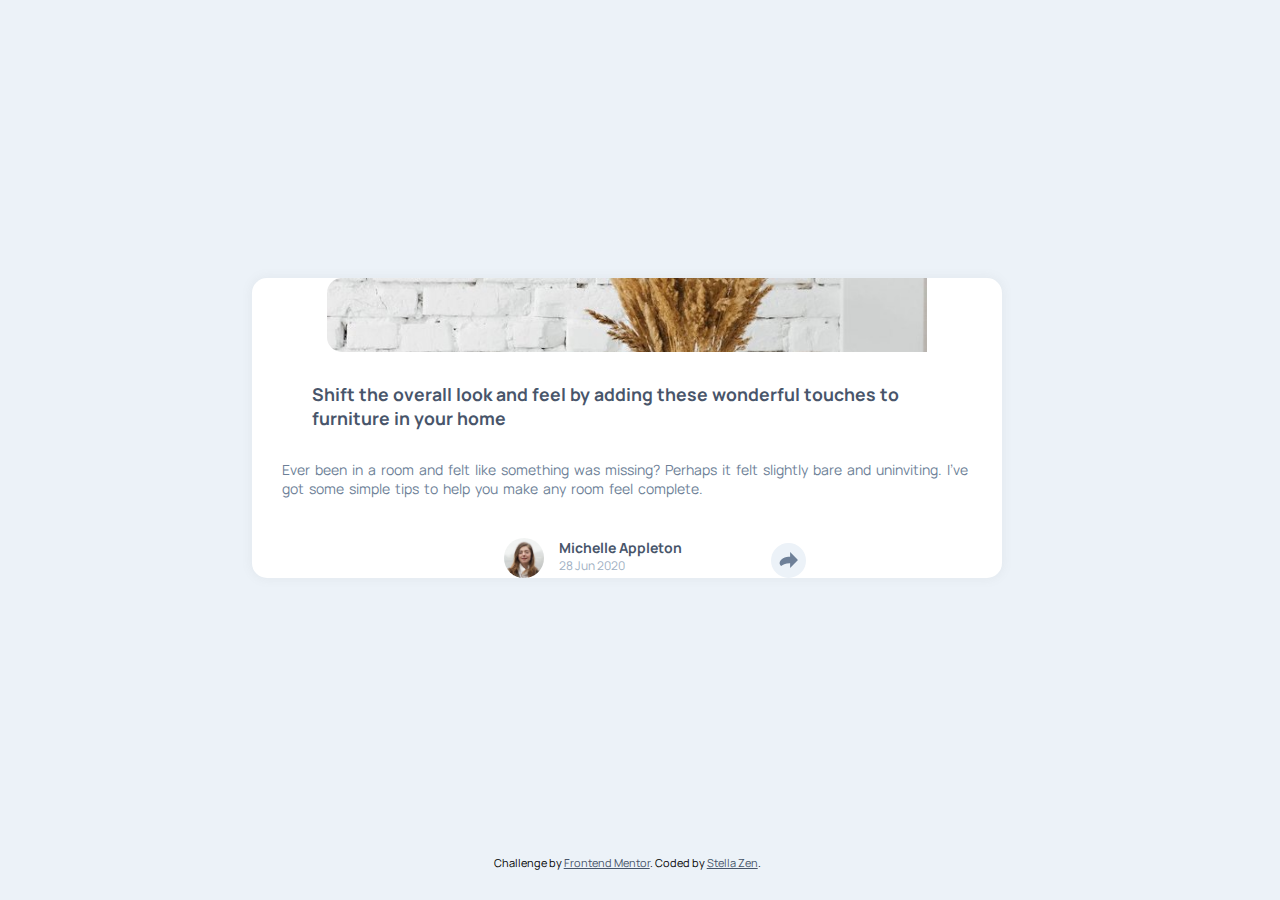
<file: article-preview-component/index.html>
<!DOCTYPE html>
<html lang="en">
<head>
  <meta charset="UTF-8">
  <meta name="viewport" content="width=device-width, initial-scale=1.0"> <!-- displays site properly based on user's device -->

  <link rel="icon" type="image/png" sizes="32x32" href="./images/favicon-32x32.png">

  <link rel="stylesheet" href="style.css">
  <script src="app.js" defer></script>

  <title>Frontend Mentor | Article preview component</title>

</head>
<body>

  <main>
    <div class="desktop">
    
    <div class="conteiner">

     
       <div class="imagem">
        <!--imagem-->
       </div>
        <h1>
          Shift the overall look and feel by adding these wonderful
          touches to furniture in your home
        </h1>
        <p>
          Ever been in a room and felt like something was missing? Perhaps
          it felt slightly bare and uninviting. I’ve got some simple tips
          to help you make any room feel complete.
        </p>
       
        <!--nome e botão-->
        <div class="nome" id="nome">
          <img class="michele-foto" src="images/avatar-michelle.jpg" alt="Michele Appleton">
       
          <div class="michele-nome">
           <p class="p1">Michelle Appleton</p>
           <p class="p2"> 28 Jun 2020</p>
         </div>
          <button class="share" id="botao" onclick="muda()"><!--imagem share--></button>
       
        </div>
        <!--icones-->
        <div class="icons" id="icons">
          <p>share</p>
          <a href="https://www.facebook.com/" target="_blank"><img class="icon" src="images/icon-facebook.svg" alt="icone facebook"></a>
          <a href="https://www.twitter.com/" target="_blank"><img class="icon" src="images/icon-twitter.svg" alt="icone twitter"></a>
          <a href="https://www.pinterest.com/" target="_blank"><img class="icon" src="images/icon-pinterest.svg" alt="icone pinterest"></a>
          <div class="share2" id="botao2" onclick="volta()"><!--share 2--></div>
        </div>
       
           </div>
     </div>
  </main>
  
  <div class="attribution">
    Challenge by <a href="https://www.frontendmentor.io?ref=challenge" target="_blank">Frontend Mentor</a>. 
    Coded by <a href="https://github.com/StellaZen/" target="_blank">Stella Zen</a>.
  </div>

</body>
</html>
</file>
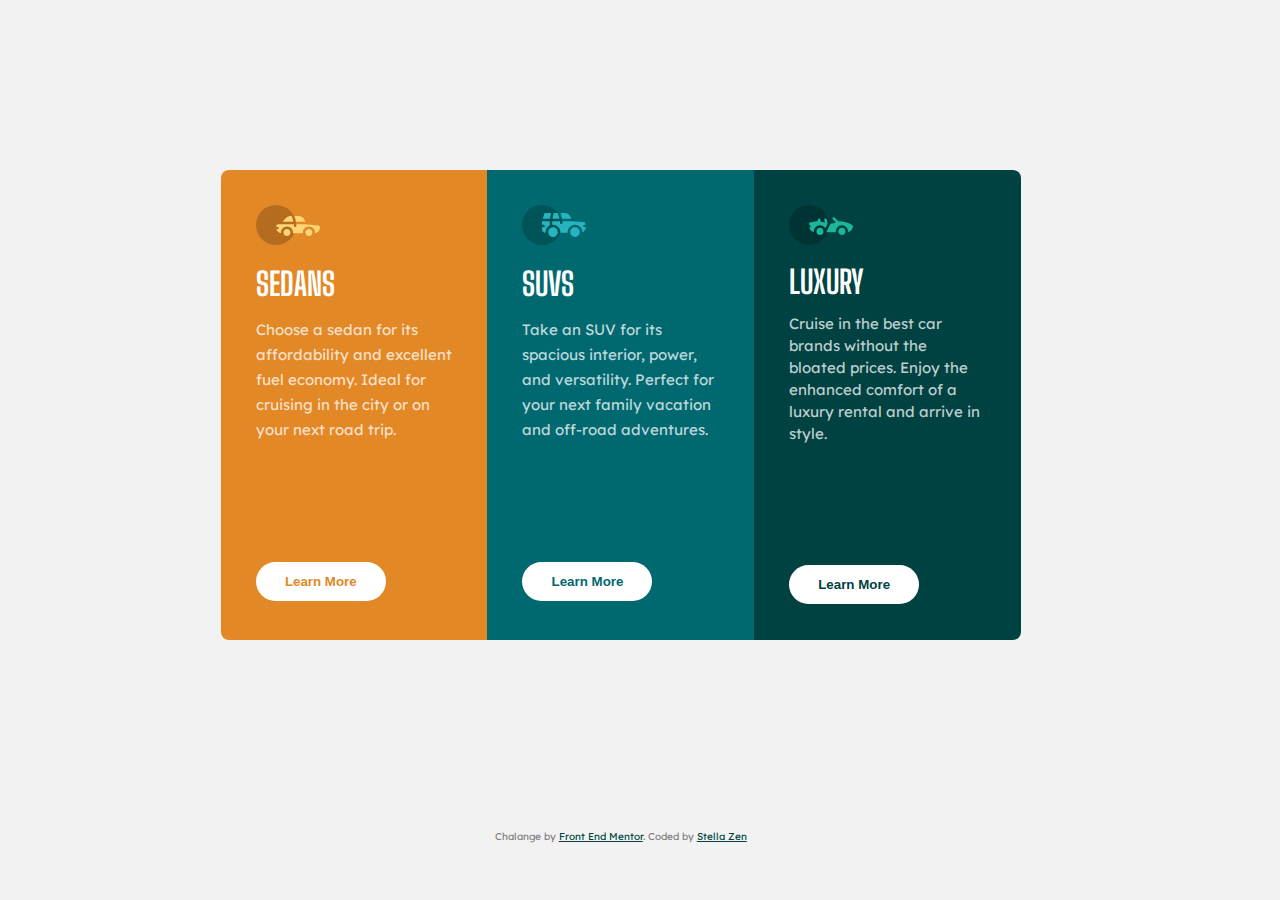
<file: column-card/index.html>
<!DOCTYPE html>
<html lang="en">
<head>
  <meta charset="UTF-8">
  <meta name="viewport" content="width=device-width, initial-scale=1.0"> <!-- displays site properly based on user's device -->

  <link rel="icon" type="image/png" sizes="32x32" href="./images/favicon-32x32.png">

  <link rel="stylesheet" href="style.css">
  <link rel="stylesheet" media="screen and (min-width:600px)" href="media-query.css">
  
  <title>Frontend Mentor | 3-column preview card component</title>

</head>
<body>
  
  <main>
    <div class="cards">
      <div class="card-1">
        <svg width="64" height="40" xmlns="http://www.w3.org/2000/svg"><g fill="none" fill-rule="evenodd"><circle fill="#000" opacity=".201" cx="20" cy="20" r="20"/><path d="M52.936 24.11c1.942 0 3.517 1.542 3.517 3.445 0 1.903-1.575 3.445-3.517 3.445s-3.516-1.542-3.516-3.445c0-1.903 1.574-3.445 3.516-3.445zm-21.957 0c1.942 0 3.517 1.542 3.517 3.445 0 1.903-1.575 3.445-3.517 3.445s-3.516-1.542-3.516-3.445c0-1.903 1.574-3.445 3.516-3.445zm6.948-4.848v1.429c0 .716.61 1.293 1.348 1.259a1.295 1.295 0 001.225-1.295v-1.393h8.256l13.483 1.313c.956.093 1.676.881 1.676 1.814 0 2.89-2.126 5.303-4.926 5.819.397-3.557-2.458-6.62-6.053-6.62-3.646 0-6.504 3.14-6.039 6.723h-9.879c.466-3.588-2.397-6.722-6.039-6.722-3.595 0-6.45 3.062-6.052 6.62-2.14-.398-3.916-1.912-4.61-3.931h1.142c.731 0 1.32-.598 1.285-1.322-.033-.678-.629-1.2-1.322-1.2H20v-.251c0-1.274 1.066-2.243 2.306-2.243h15.62zM42.59 11c2.645 0 4.99 1.556 5.972 3.963l.726 1.779H40.17L38.413 11h4.178zm-6.865 0l1.758 5.741H26.505l3.357-3.654A6.502 6.502 0 0134.644 11h1.082z" fill="#FFD473" fill-rule="nonzero"/></g></svg>
        <h1>Sedans</h1>
        <p>
          Choose a sedan for its affordability and excellent fuel economy. Ideal for cruising in the city
          or on your next road trip.
        </p>
        <p><input class="botao" type="button" value="Learn More"></p>
      </div>
      <div class="card-2">
        <svg width="64" height="40" xmlns="http://www.w3.org/2000/svg"><g fill="none" fill-rule="evenodd"><circle fill="#000" opacity=".201" cx="20" cy="20" r="20"/><path d="M31.002 22.358c2.917 0 5.18 2.593 4.762 5.506a4.828 4.828 0 01-2.962 3.778 4.797 4.797 0 01-5.3-1.165c-1.188-1.26-1.235-2.613-1.263-2.613-.42-2.924 1.857-5.506 4.763-5.506zm22 0c3.457 0 5.798 3.567 4.41 6.744A4.816 4.816 0 0152.3 31.94a4.826 4.826 0 01-4.06-4.077c-.42-2.915 1.846-5.506 4.762-5.506zm-15.04-6.083v1.462a1.29 1.29 0 001.352 1.29c.693-.033 1.227-.631 1.227-1.326v-1.426h8.3l13.056.716a1.29 1.29 0 011.164.917c.27.895.446 1.477.563 1.87h-1.047c-.694 0-1.291.534-1.324 1.228a1.29 1.29 0 001.288 1.352h1.445c-.164 2.225-1.57 4.193-3.6 5.05.13-4.212-3.255-7.63-7.384-7.63-4.317 0-7.762 3.718-7.358 8.086h-7.285c.43-4.655-3.503-8.531-8.131-8.046v-3.543h7.734zm-10.312 0v4.308a7.4 7.4 0 00-4.006 7.274 3.874 3.874 0 01-3.642-3.864v-1.635h1.46a1.29 1.29 0 000-2.58h-1.461v-3.213l.003-.29h7.646zm14.986-8.196c2.65 0 5 1.592 5.984 4.055l.63 1.579a5.525 5.525 0 01-.065-.004l-.026-.002-.034-.002-.022-.002a4.178 4.178 0 00-.224-.006l-.098-.001h-.039l-.136-.001h-.052l-.326-.001H40.211L38.528 8.08zm-13.632 0l-1.122 5.616h-7.144l1.47-4.71a1.29 1.29 0 011.231-.906h5.565zm6.832 0l1.683 5.615h-7.007l1.121-5.615h4.203z" fill="#26B5C0" fill-rule="nonzero"/></g></svg>
        <h1>SUVs</h1>
        <p>
          Take an SUV for its spacious interior, power, and versatility. Perfect for your next family vacation
          and off-road adventures.
        </p>
        <p> <input class="botao" type="button" value="Learn More"> </p>
      </div>
      <div class="card-3">
        <svg width="64" height="40" xmlns="http://www.w3.org/2000/svg"><g fill="none" fill-rule="evenodd"><circle fill="#000" opacity=".201" cx="20" cy="20" r="20"/><path d="M30.98 22.835c1.941 0 3.516 1.604 3.516 3.583 0 1.978-1.575 3.582-3.517 3.582s-3.516-1.604-3.516-3.582c0-1.979 1.574-3.583 3.516-3.583zm21.956 0c1.942 0 3.517 1.604 3.517 3.583 0 1.978-1.575 3.582-3.517 3.582s-3.516-1.604-3.516-3.582c0-1.979 1.574-3.583 3.516-3.583zm-9.143-10.45a1.27 1.27 0 011.819 0l3.715 3.784c4.444-.115 9.7 1.142 13.964 3.753.387.237.624.664.624 1.124 0 3.006-2.126 5.514-4.926 6.05.397-3.698-2.458-6.882-6.053-6.882-3.646 0-6.504 3.264-6.039 6.99h-9.669c.76-1.544.993-2.026 1.337-2.711l.082-.162c.421-.835 1.056-2.07 2.883-5.65 1.68-.023 3.47-.408 5.247-1.403l-2.984-3.04a1.328 1.328 0 010-1.854zm-7.68 1.064c.683-.2 1.395.202 1.592.898l.749 2.652a3.46 3.46 0 01-.247 2.51l-1.733 3.395-.216.424c-1.07-1.89-3.06-3.114-5.279-3.114-3.595 0-6.45 3.184-6.052 6.885-1.832-.347-3.414-1.537-4.278-3.276a1.331 1.331 0 01.117-1.376l.955-1.303-1.325-1.295c-.751-.735-.376-2.024.64-2.231l6.614-1.346.13-.026c.092-.019.145-.03.157-.031.314-.146 1.07-.591 1.07-1.506 0-.734.592-1.327 1.316-1.31.712.016 1.268.662 1.256 1.388a4.11 4.11 0 01-.348 1.611 22.69 22.69 0 014.7 1.146l-.7-2.473a1.314 1.314 0 01.882-1.622z" fill="#19B89D" fill-rule="nonzero"/></g></svg>
        <h1>Luxury</h1>
        <p>
          Cruise in the best car brands without the bloated prices. Enjoy the enhanced comfort of a luxury
          rental and arrive in style.
        </p>
        <p> <input class="botao" type="button" value="Learn More"></p>
      </div>
    </div>
  </main>

  <footer>
    <p>Chalange by <a href="https://www.frontendmentor.io/home">Front End Mentor</a>. Coded by <a href="https://github.com/StellaZen">Stella Zen</a> </p>
  </footer>
    

</body>
</html>
</file>
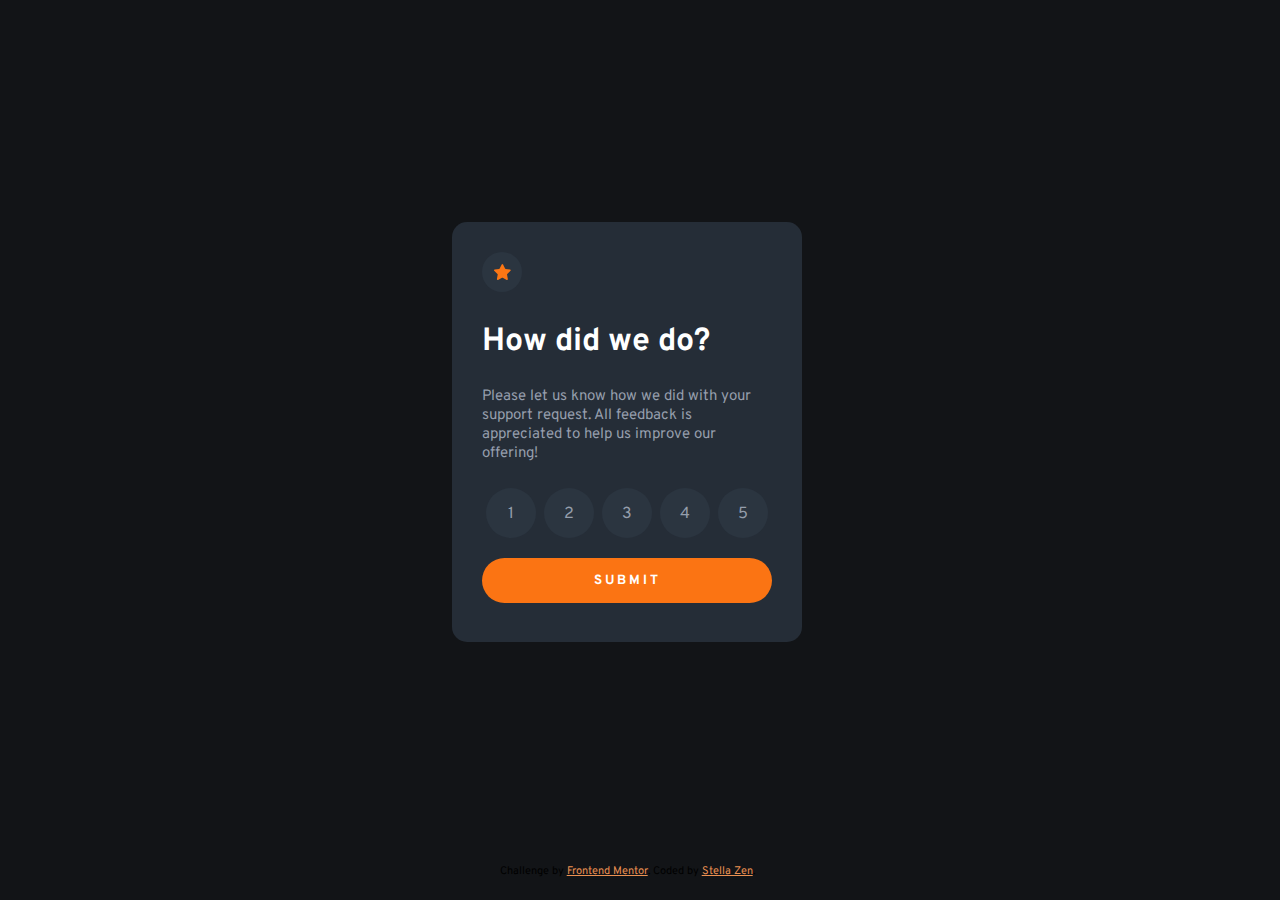
<file: interactive-rating/index.html>
<!DOCTYPE html>
<html lang="en">
<head>
  <meta charset="UTF-8">
  <meta name="viewport" content="width=device-width, initial-scale=1.0"> <!-- displays site properly based on user's device -->

  <link rel="icon" type="image/png" sizes="32x32" href="./images/favicon-32x32.png">

  <link rel="stylesheet" href="style.css">

  
  
  <title>Frontend Mentor | Interactive rating component</title>

</head>
<body>

  <main>
    <div id="conteiner" class="conteiner">
      <!-- Star Icon -->
      <div class="star">
      <img src="images/icon-star.svg" alt="estrela de cinco pontas amarela">
      </div>
      <h1>How did we do?</h1>
      <p>
        Please let us know how we did with your support request. All feedback is appreciated
        to help us improve our offering!
      </p>

      <form>
        <fieldset class="rating-form">
         <input type="radio" name="num" id="num1" oninput="numero()">
         <label for="num1" class="num" id="label1">1</label>
         <input type="radio" name="num" id="num2" oninput="numero()">
         <label for="num2" class="num" id="label2">2</label>
         <input type="radio" name="num" id="num3" oninput="numero()">
         <label for="num3" class="num" id="label3">3</label>
         <input type="radio" name="num" id="num4" oninput="numero()">
         <label for="num4" class="num" id="label4">4</label>
         <input type="radio" name="num" id="num5" oninput="numero()">
         <label for="num5" class="num" id="label5">5</label>
        </fieldset>
        <button type="submit" class="submit" id="submit">Submit</button>
      </form>
    </div>
  </main>

  <!-- Rating state end -->

  <!-- Thank you state start -->

  <div id="conteiner2" class="conteiner2" hidden>
    <img src="images/illustration-thank-you.svg" class="tablet" alt="tablet cinza com nota e cartão laranjados">
    <div class="rating-selection">
    </div>
    <p class="selected">You selected <span id="selected"></span> out of 5</p>
    <h1>Thank you!</h1>
    <p>
      We appreciate you taking the time to give a rating. If you ever need more support,
      don’t hesitate to get in touch!
    </p>
  </div>

  <!--Thank you state end --> 

  
  <div class="attribution">
    Challenge by <a href="https://www.frontendmentor.io?ref=challenge" target="_blank">Frontend Mentor</a>. 
    Coded by <a href="#">Stella Zen</a>.
  </div>

  <script src="app.js"></script>
</body>
</html>
</file>
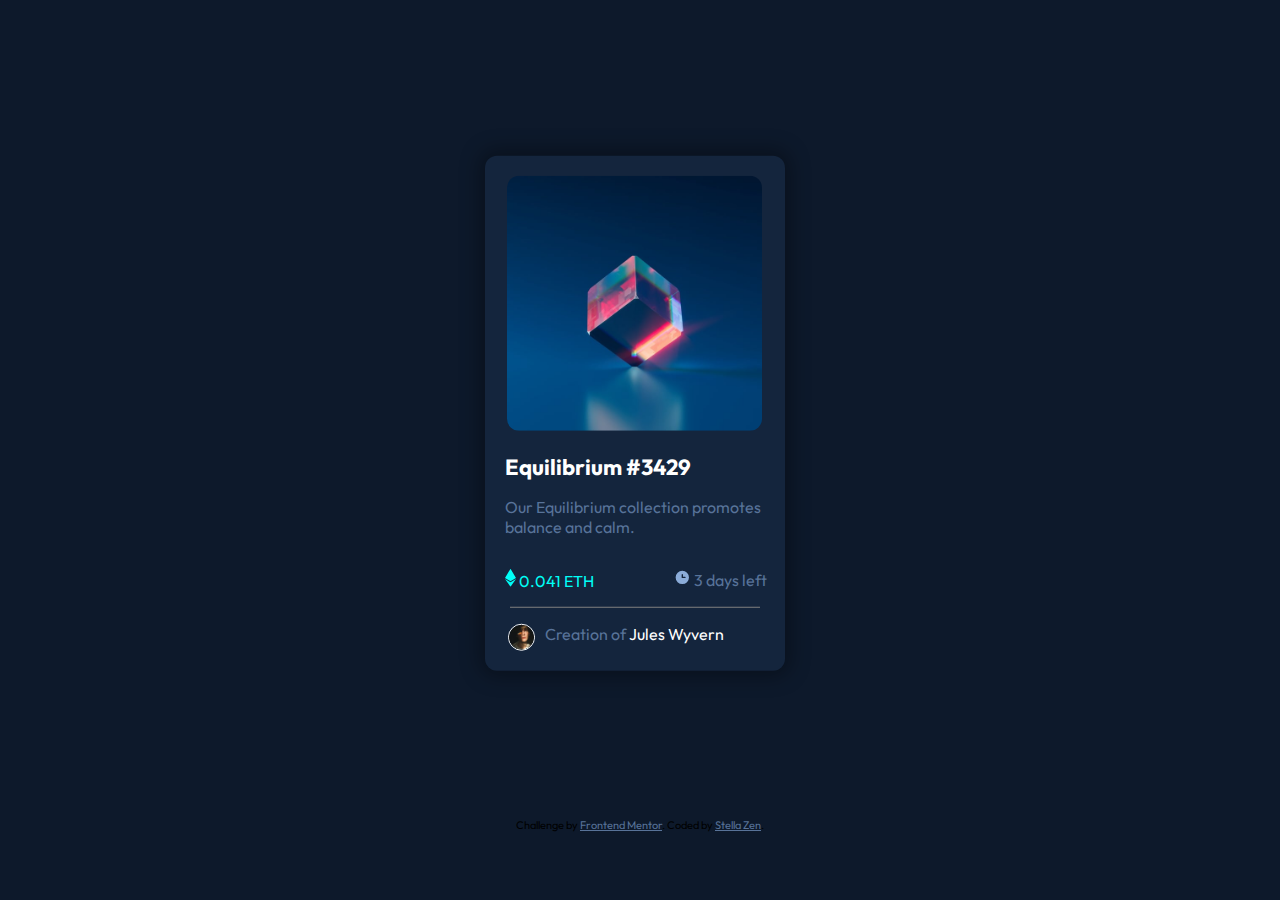
<file: nft-card-1/index.html>
<!DOCTYPE html>
<html lang="pt-br">
<head>
  <meta charset="UTF-8">
  <meta name="viewport" content="width=device-width, initial-scale=1.0"> 

  <link rel="icon" type="image/png" sizes="32x32" href="./images/favicon-32x32.png">
  
  <link rel="stylesheet" href="style.css">

  <title>Frontend Mentor | NFT preview card component</title>

</head>
<body>

  <main>
    <div id="quadro">
      
      <div class="cubo">
        <img src="images/image-equilibrium.jpg" alt="cubo brilhante" class="imagem">

        <div class="sobreposicao"></div>
      </div>

      <h1><a href="#">Equilibrium #3429</a></h1>
      <p>Our Equilibrium collection promotes balance and calm.</p>
      <p class="esquerda">
        <svg width="11" height="18" xmlns="http://www.w3.org/2000/svg"><path d="M11 10.216 5.5 18 0 10.216l5.5 3.263 5.5-3.262ZM5.5 0l5.496 9.169L5.5 12.43 0 9.17 5.5 0Z" fill="#00FFF8"/></svg> 0.041 ETH
      </p>
      <p class="direita">
        <svg width="17" height="17" xmlns="http://www.w3.org/2000/svg"><path d="M8.305 2.007a6.667 6.667 0 1 0 0 13.334 6.667 6.667 0 0 0 0-13.334Zm2.667 7.334H8.305a.667.667 0 0 1-.667-.667V6.007a.667.667 0 0 1 1.334 0v2h2a.667.667 0 0 1 0 1.334Z" fill="#8BACD9"/></svg>
        3 days left
      </p>

     <hr>
      
     <img class="avatar" src="images/image-avatar.png" alt="Jules Wyvern">
      <p>
        Creation of <a href="#">Jules Wyvern</a>
      </p>
    </div>
  </main>

  <footer>
    <div class="attribution">
      Challenge by <a href="https://www.frontendmentor.io?ref=challenge" target="_blank">Frontend Mentor</a>.
      Coded by <a href="https://github.com/StellaZen" target="_blank">Stella Zen</a>.
    </div>
  </footer>
</body>
</html>
</file>
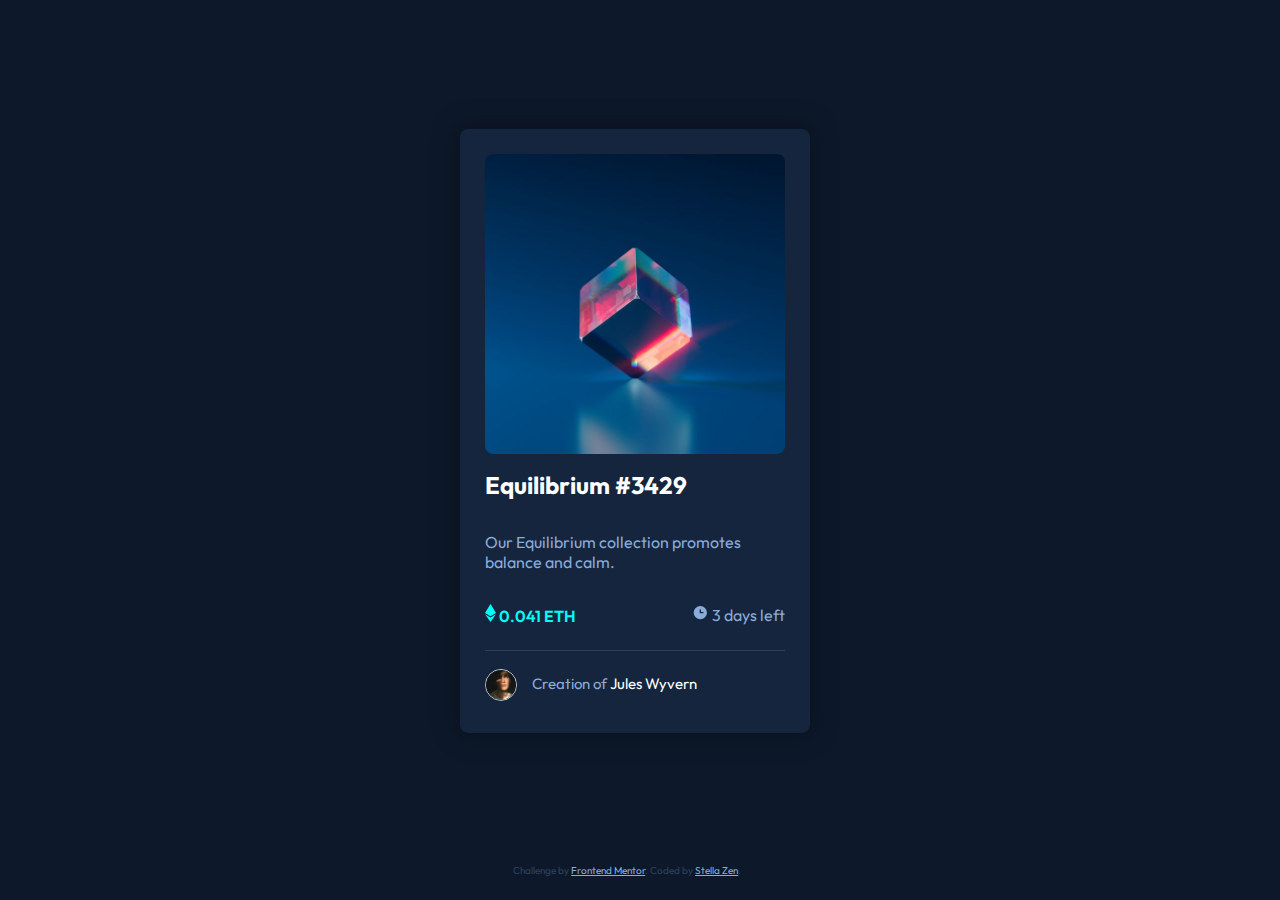
<file: nft-card-2/index.html>
<!DOCTYPE html>
<html lang="en">
<head>
    <meta charset="UTF-8">
    <meta http-equiv="X-UA-Compatible" content="IE=edge">
    <meta name="viewport" content="width=device-width, initial-scale=1.0">
    <link rel="shortcut icon" href="imagens/favicon-32x32.png" type="image/x-icon">
    <link rel="shortcut icon" href="images/favicon-32x32.png" type="image/x-icon">
    <link rel="stylesheet" href="style.css">
    <title>NFT Card Component | Frontend Mentor</title>
</head>
<body>
    <main>
        <div class="conteiner">
          
         <div class="cubo">
              <div class="sobreposicao"></div>
         </div>
          
    
          <h1>Equilibrium #3429</h1>
            <p>Our Equilibrium collection promotes balance and calm.</p>
          
          <div class="paragrafos">
              <p class="esquerda"> <svg width="11" height="18" xmlns="http://www.w3.org/2000/svg"><path d="M11 10.216 5.5 18 0 10.216l5.5 3.263 5.5-3.262ZM5.5 0l5.496 9.169L5.5 12.43 0 9.17 5.5 0Z" fill="#00FFF8"/></svg> 0.041 ETH </p>

              <p class="direita"> <svg width="17" height="17" xmlns="http://www.w3.org/2000/svg"><path d="M8.305 2.007a6.667 6.667 0 1 0 0 13.334 6.667 6.667 0 0 0 0-13.334Zm2.667 7.334H8.305a.667.667 0 0 1-.667-.667V6.007a.667.667 0 0 1 1.334 0v2h2a.667.667 0 0 1 0 1.334Z" fill="#8BACD9"/></svg> 3 days left </p>
          </div>
    
         <hr>
          
         <div class="criado-por">
             <img class="img-avatar" src="images/image-avatar.png" alt="Jules Wyvern">
              <p>
                Creation of <span class="nome">Jules Wyvern</span>
              </p>
         </div>
        </div>
      </main>
    
      <footer>
        
          <p>
              Challenge by <a href="https://www.frontendmentor.io?ref=challenge" target="_blank">Frontend Mentor</a>.
              Coded by <a href="https://github.com/StellaZen" target="_blank">Stella Zen</a>.
          </p>
       
      </footer>
</body>
</html>
</file>
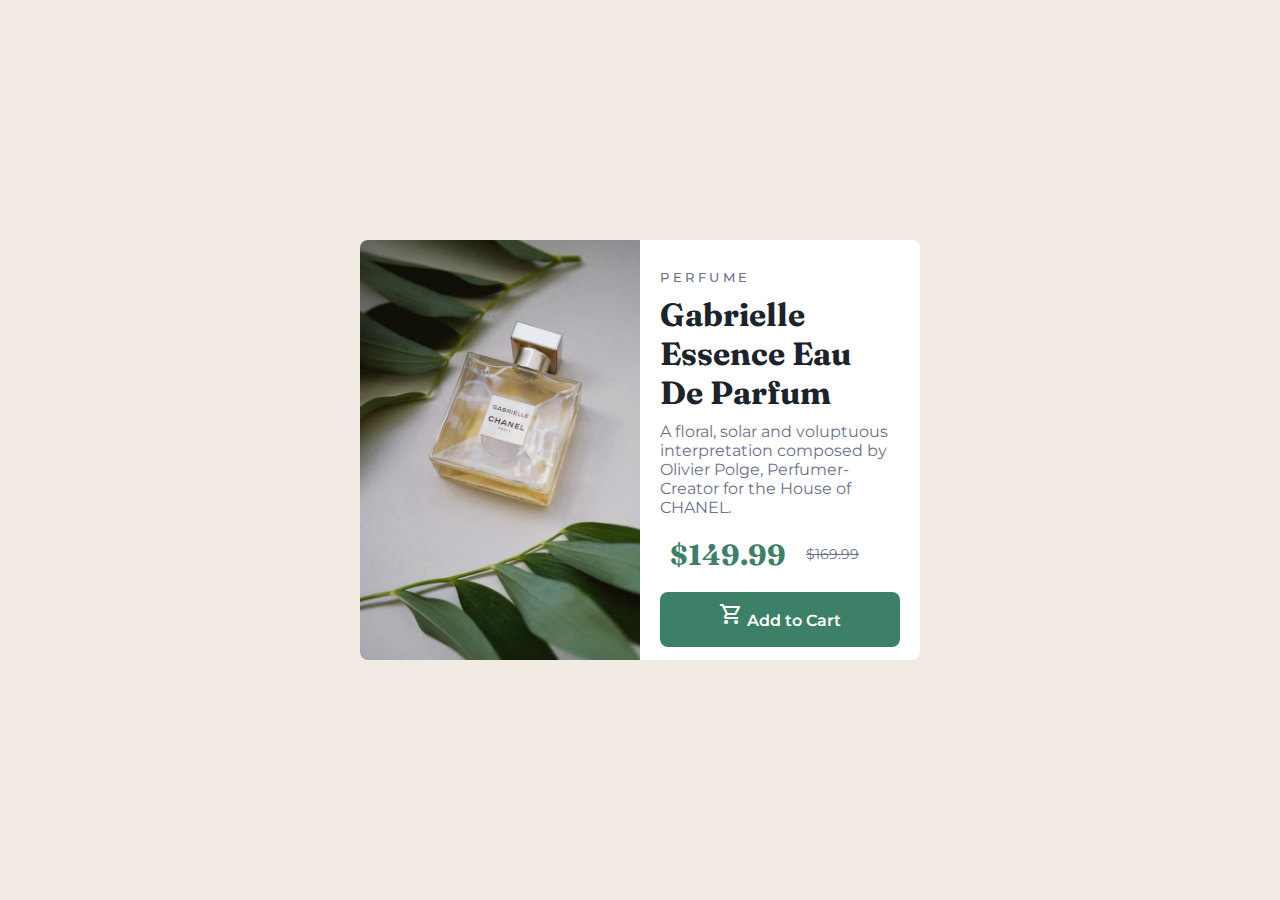
<file: product-preview-card/index.html>
<!DOCTYPE html>
<html lang="pt-br">
<head>
  <meta charset="UTF-8">
  <meta name="viewport" content="width=device-width, initial-scale=1.0">

  <link rel="stylesheet" href="https://fonts.googleapis.com/css2?family=Material+Symbols+Outlined:opsz,wght,FILL,GRAD@20..48,100..700,0..1,-50..200" />

  <link rel="icon" type="image/png" sizes="32x32" href="./images/favicon-32x32.png">

  <link rel="stylesheet" href="style.css">
  
  
  <title>Product preview card component | Frontend Mentor</title>

</head>
<body>

  <main>
    <div class="conteiner">

      <picture>
        <source media="(max-width:600px)" srcset="./images/image-product-mobile.jpg">
        <img class="imagem" src="./images/image-product-desktop.jpg" alt="Gabrielle Parfum">
      </picture>

      <div class="texto">
        <p class="primeiro-p">Perfume</p>
        <h1>Gabrielle Essence Eau De Parfum</h1>
        <p>
          A floral, solar and voluptuous interpretation composed by Olivier Polge,
          Perfumer-Creator for the House of CHANEL.
        </p>
          
          <div class="preco">
            <h2>$149.99</h2>
            <p><del>$169.99</del></p>
          </div>
      
        <div class="botao">
          <p>
            <a href="#"><span class="material-symbols-outlined">
              shopping_cart
              </span> Add to Cart</a>
          </p>
        </div>
      </div>

    </div>
  </main>
  


  </body>

</html>
</file>
<file: article-preview-component/style.css>
@charset "UTF-8";

@import url('https://fonts.googleapis.com/css2?family=Manrope:wght@500;700&display=swap');

:root{
    --veryDarkGrayishBlue: hsl(217, 19%, 35%);
    --desaturatedDarBlue: hsl(214, 17%, 51%);
    --grayishBlue: hsl(212, 23%, 69%);
    --lightGrayishBlue: hsl(210, 46%, 95%);
    --font-family: 'Manrope', sans-serif;
}

*{
    margin: 0;
    padding: 0;
    box-sizing: border-box;
}

/* MOBILE */

body,html,main{
    height: 95vh;
    width: 98vw;
    font-family: var(--font-family);
    background-color: var(--lightGrayishBlue);
    position: relative;
}

.conteiner{
    width: 350px;
    height: 550px;
    background-color: white;
    border-radius: 15px;
    display: flex;
    flex-direction: column;
    align-items: center;
    align-content: center;
    box-shadow: 0px 0px 10px 2px rgba(128, 128, 128, 0.075);

    position: absolute;
    top: 50%;
    left: 50%;
    transform: translate(-50%,-50%);

}

.imagem{
    background-image: url(images/drawers.jpg);
    background-position: center top;
    background-size: cover;
    background-repeat: no-repeat;
    width: 350px;
    height: 230px;
    border-radius: 15px 15px 0 0;
}

h1{
    font-size: 1.1em;
    padding: 30px;
    color: var(--veryDarkGrayishBlue);
    font-weight: 700;
}

.conteiner > p{
    padding: 0px 30px 30px 30px;
    color: var(--desaturatedDarBlue);
    word-spacing: 2px;
    font-size: 14px;
    text-align: left;
}

/*Nome e botões conteiner 1*/

.nome{
    width: 100%;
    height: 70px;
    display: flex;
    justify-content: flex-start;
    margin-left: 45px;
    /* display: none; */
}

.michele-foto{
    width: 40px;
    height: 40px;
    border-radius: 50%;
    margin-top: 10px;
    margin-left: 10px;
}

.michele-nome{
    display: flex;
    flex-direction: column;
    padding-left: 15px;
}

.p1{
    font-size: 14px;
    width: 125px;
    font-weight: 700;
    margin-top: 10px;
    color: var(--veryDarkGrayishBlue);
}

.p2{
    font-size: 12px;
    color: var(--grayishBlue);
}

.share{
    background-image: url(images/icon-share.svg);
    background-color:var(--lightGrayishBlue);
    background-position: center center;
    background-repeat: no-repeat;
    background-size: contain;

    width: 35px;
    height: 35px;
    border: 8px solid var(--lightGrayishBlue);
    border-radius: 50%;
    margin-top: 15px;
    margin-left: 87px;

    cursor: pointer;


}

/* icones escondidos */

.icons{
    width: 350px;
    height: 64px;
    display: flex;
    flex-direction: row;
    
    justify-content: space-around;
    background-color: var(--veryDarkGrayishBlue);
    border-radius: 0 0 15px 15px;
    padding-top: 20px;
    padding-left: 15px;
    display: none;
}

.icons > p{
    text-transform: uppercase;
    color: var(--grayishBlue);
    letter-spacing: 5px;
    font-weight: 500;
}

.icon{
    width: 25px;
    height: 25px;
}

.share2{
    background-image: url(images/icon-share.svg);
    background-color: var(--lightGrayishBlue);
    background-repeat: no-repeat;
    background-position: center;
    background-size: contain;
    width: 35px;
    height: 35px;
    border: 8px solid var(--lightGrayishBlue);
    border-radius: 50%;
    margin-bottom: 20px;

    align-self: center;
}


/*rodapé*/

.attribution { 
    font-size: 11px; text-align: center; 
}

.attribution a{
    color: var(--veryDarkGrayishBlue);
}
.attribution a:hover{
    color: var(--desaturatedDarBlue);
}

@media screen and (min-width: 700px) {
    .desktop{
        display: flex;
        flex-direction:row;
    }

    .conteiner{
        display: flex;
        flex-direction: column;
        width: 750px;
        height: 300px;
    }
    .imagem{
        float: left;
        height: 300px;
        width: 600px;
        border-radius: 15px 0 0 15px;
    }

    h1{
        padding: 30px;
        margin-left: 30px;
    }
    .nome{
       justify-content: center;
    }
}
</file>
<file: column-card/style.css>
@charset "UTF-8";

@import url('https://fonts.googleapis.com/css2?family=Lexend+Deca&display=swap');

@import url('https://fonts.googleapis.com/css2?family=Big+Shoulders+Display:wght@700&display=swap');


:root{
    --orange: hsl(31, 77%, 52%);
    --dark-cyan: hsl(184, 100%, 22%);
    --very-dark-cyan: hsl(179, 100%, 13%);
    --transparent-white: hsla(0, 0%, 100%, 0.75);
    --very-light-gray: hsl(0, 0%, 95%);

    --fonte-1: 'Lexend Deca', sans-serif;
    --fonte-titulo: 'Big Shoulders Display', cursive;
}

*{
    margin: 0px;
    padding: 0px;
    box-sizing: border-box;
}

body,main,html{
    width: 96vw;
    height: 190vh;
    background-color: var(--very-light-gray);
    position: relative;
}


.cards{
    width: 18.75rem /*300px*/;
    display: flex;
    flex-direction: column;
    justify-content: center;
    align-items: center;
    align-content: center;

    position: absolute;
    top:50%;
    left: 50%;
    transform: translate(-50%,-50%);
    
}

.card-1{
    background-color: var(--orange);
    border-radius: 0.5rem 0.5rem 0 0 /*8px*/;
  
}

.card-2{
    background-color: var(--dark-cyan);
}

.card-3{
    background-color: var(--very-dark-cyan);
    border-radius: 0 0 0.5rem 0.5rem /*8px*/;
}

.card-1,.card-2,.card-3{
    padding: 35px;
    height: 23.75rem /*380px*/;
}

h1{
    font-family: var(--fonte-titulo);
    color: white;
    padding-top: 1.25rem /*20px*/;
    text-transform: uppercase;
}

p{
    font-family: var(--fonte-1);
    color: var(--transparent-white);
    padding-top: 1.25rem /*20px*/;
    padding-bottom: 1.875rem /*30px*/;
    font-size: 0.9375rem /*15*/;
}

.botao{
    background-color: white;
    width: 8.125rem /*130px*/;
    padding: 0.75rem /*12*/;
    border: none;
    border-radius: 1.25rem /*20px*/;
    text-align: center;
    font-weight: bold;
    
}

.card-1 .botao{
    color: var(--orange);
}
.card-2 .botao{
    color: var(--dark-cyan);
}
.card-3 .botao{
    color: var(--very-dark-cyan);
}

.botao:hover{
    background-color: transparent;
    color: white;
    border: 2px solid white;
    cursor: pointer;
}

footer > p {
    color: gray;
    text-align: center;
    font-size: 0.625rem /*10px*/;
}

footer a {
    color: var(--very-dark-cyan);
}

footer a:hover{
    color: var(--orange);
}
</file>
<file: column-card/media-query.css>
@charset "UTF-8";


body,main,html{
    height: 90vh;
    width: 97vw;

    position: relative;
}

.cards{
    display: flex;
    flex-direction: row;
    width: 800px;
    align-items: center;
}

.card-1,.card-2,.card-3{
    width:400px;
    height: 470px;
}

.card-1{
    border-radius: 8px 0 0 8px;
    line-height: 25px;
}

.card-2{
    line-height: 25px;
}
.card-3{
    border-radius: 0 8px 8px 0;
    margin-bottom: none;
    line-height: 22px;
}

.botao{
    margin-top: 70px;
}
</file>
<file: interactive-rating/style.css>
@charset "UTF-8";
@import url('https://fonts.googleapis.com/css2?family=Overpass:wght@400;700&display=swap');

*{
    margin:0px;
    padding:0px;
    box-sizing: border-box;
}

:root{
    font-family:'Overpass', sans-serif;
    --orange: hsl(25, 97%, 53%);
    --white: hsl(0, 0%, 100%);
    --lightGray: hsl(217, 12%, 63%);
    --mediumGray: hsl(216, 12%, 54%);
    --darkBlue: hsl(213, 19%, 18%);
    --veryDarkBlue: hsl(216, 12%, 8%);
}

body,html,main{
    background-color: var(--veryDarkBlue);
    width: 98vw;
    height: 96vh;
    position: relative;
}

.conteiner {
    max-width: 350px;
    height: 420px;
    background-color: var(--darkBlue); 
    padding: 30px;
    border-radius: 15px;
    position: absolute;
    left: 50%;
    top: 50%;
    transform: translate(-50%,-50%);
    
}

.star{
    background-color: hsl(213, 19%, 21%);
    width: 40px;
    height: 40px;
    border-radius: 50%;
    padding-top: 12px;
    padding-left: 12px;
}

h1{
    color: var(--white);
    margin-top: 30px;
    margin-bottom: 25px;
}

p{
    color: var(--lightGray);
    margin-bottom: 25px;
    font-size: 15px;
}

fieldset{
    display: flex;
    border: none;
    justify-content: space-around;

}

input{
    display: none;
}

label{
    background-color: hsl(213, 19%, 21%);
    width: 50px;
    height: 50px;
    border-radius: 50%;
    text-align: center;
    padding-top: 16px;
    color: var(--lightGray);
}

label:hover{
    background-color: var(--orange);
    color: white;
}

.submit{
    width: 290px;
    margin-top:20px;
    height: 45px;
    border: none;
    border-radius: 25px;
    background-color: var(--orange);
    font-family: var(--font-family);
    font-weight: 700;
    text-transform: uppercase;
    color: var(--white);
    letter-spacing: 3px;
}

.submit:hover{
    background-color: var(--white);
    color: var(--orange);
    cursor: pointer;
}
/* Conteiner 2 */

.conteiner2{
    width: 350px;
    height: 420px;
    background-color: var(--darkBlue);
    padding: 30px;
    border-radius: 15px;
    text-align: center;
    position: absolute;
    left: 50%;
    top: 50%;
    transform: translate(-50%,-50%);
}

.tablet{
    width: 180px;
    margin: auto;
}

.selected{
    width: 200px;
    background-color: hsl(214, 18%, 23%);
    padding: 7px;
    border-radius: 15px;
    margin: auto;
    margin-top: 20px;
    color: hsl(25, 95%, 60%);
}




/*footer*/

.attribution { 
    font-size: 11px; text-align: center; 
}
.attribution a { 
    color: hsl(25, 79%, 62%); 
}
</file>
<file: nft-card-1/style.css>
@charset "UTF-8";

@import url('https://fonts.googleapis.com/css2?family=Outfit:wght@300;400;600&display=swap');


    body{
        font-size: 11px; 
        text-align: center;
        font-family: 'Outfit', sans-serif;
        background-color: hsl(217, 54%, 11%);
    }

    main{
        position: relative;
        width: 98vw;
        height: 90vh;
    }

    #quadro{
        background-color: hsl(216, 50%, 16%);
        width:300px;
        border-radius: 12px;
        box-shadow: 0px 0px 20px 5px rgba(0, 0, 0, 0.342);

        position: absolute;
        top: 50%;
        left: 50%;
        transform: translate(-50%, -50%);
    }

    .cubo{
    
        width: 257px;
        height: 257px;
        background-size: contain;
        position: relative;
        margin-bottom: 40px;
    
    }

    .sobreposicao{
        position: absolute;
        top: 50%;
        left: 50%;
        right: 0;
        bottom: 0;
        opacity: 0;
        background-image: url(images/icon-view.svg);
        background-repeat: no-repeat;
        width: 50px;
        height: 40px;

        transition: .5s;
        transform: translate(-10%,-10%);
        
    }

    .cubo:hover .sobreposicao{
        opacity: 1;
    }

    
    .imagem{
        width: 255px;
        margin-top: 20px;
        margin-left: 22px;
        border-radius: 12px;
    }


    h1{
        text-align: left;
        color:  hsl(0, 0%, 100%);
        padding-left: 20px;
    }

    p{
        font-size: 16px;
        text-align: left;
        color: rgb(88, 115, 153);
        padding-left: 20px;
    }

    .esquerda{
        float: left;
        height: 600;
        color: hsl(178, 100%, 50%);
    }
    .direita{
        float: right;
        padding-right: 18px;
        height: 400;
    }

    hr{
       border: none;
        border-top: 1px solid gray;
        opacity: 0.2px;
        width: 250px;
      }


    .avatar{
        width: 25px;
        border: 1px solid white;
        border-radius: 50%;
        float: left;
        margin: 10px 10px 20px 23px;
    }

    #quadro a {
        color: hsl(0, 0%, 100%);
        text-decoration: none;
    }

    #quadro a:hover{
        color: hsl(178, 100%, 50%);
    }

    footer a {
        color: rgb(88, 115, 153);
    }
</file>
<file: nft-card-2/style.css>
@charset "UTF-8";

@import url('https://fonts.googleapis.com/css2?family=Outfit:wght@300;400;600&display=swap');

:root{
    --soft-blue: hsl(215, 51%, 70%);
    --cyan: hsl(178, 100%, 50%);
    --azul-escuro-main: hsl(217, 54%, 11%);
    --azul-escuro-card: hsl(216, 50%, 16%);
    --azul-escuro-linha: hsl(215, 32%, 27%);
    --branco: hsl(0, 0%, 100%);
}

html,main{
    font-family:'Outfit', sans-serif;
    font-size: 1rem /*16px*/;
    background-color: var(--azul-escuro-main);
    color: var(--soft-blue);

    width: 98vw;
    height: 94vh;
    position: relative;
}

.conteiner{
    background-color: var(--azul-escuro-card);
    width: 300px;

    padding: 25px;
    border-radius: 0.5rem /*8px*/;
    box-shadow: 0px 0px 20px 10px rgba(0, 0, 0, 0.212);

    display: flex;
    flex-direction: column;
    

    position: absolute;
    top:50%;
    left: 50%;

    transform: translate(-50%, -50%);
    
   
}

.cubo, .sobreposicao{
    width: 300px;
    height: 300px;
    border-radius: 0.5rem /*8px*/;
    background-repeat: no-repeat;
    background-position: center;
}

.cubo{
    background-image: url(images/image-equilibrium.jpg);
    background-size: contain;
}

.sobreposicao{
    background-color: var(--cyan);
    background-image: url(images/icon-view.svg);
    opacity: 0;
    cursor: pointer;
    transition: opacity 0.2s ;
}

.sobreposicao:hover{
    opacity: 0.6;
}


h1{
    text-align: left;
    font-size: 1.5em;
    color: var(--branco);
}



h1:hover, .nome:hover{
    color: var(--cyan);
    cursor: pointer;
    transition: 0.2s;
}

.paragrafos{
    display: flex;
    justify-content: space-between;
}

.esquerda{
    color: var(--cyan);
    font-weight: 600;
}

.direita{
    color: var(--soft-blue);
    font-weight: 400;
}

hr{
    width: 300px;
    border: none;
    border-top: 1px solid hsl(215, 32%, 27%);
    opacity: 0.2px;
}

.criado-por > p{
    font-size: 0.9375rem /*15px*/;
    color: var(--soft-blue);
}

.nome{
    color: var(--branco);
}

.img-avatar{
    width: 30px;
    height: 30px;
    float: left;
    margin-top: 10px; 
    margin-right: 15px;
    border: 1px solid rgba(255, 255, 255, 0.733);
    border-radius: 50%;
}

footer > p{
    text-align: center;
    font-size: 0.625rem /*10px*/;
    color: var(--azul-escuro-linha);
}

a{
    color: var(--soft-blue);
}
</file>
<file: product-preview-card/style.css>
@charset "UTF-8";

@import url('https://fonts.googleapis.com/css2?family=Montserrat:wght@500;700&display=swap');
@import url('https://fonts.googleapis.com/css2?family=Fraunces:opsz,wght@9..144,700&display=swap');

*{
    margin: 0;
    padding: 0;

}

:root{
    --dark-cyan: hsl(158, 36%, 37%);
    --cream: hsl(30, 38%, 92%);
    --very-dark-blue: hsl(212, 21%, 14%);
    --dark-grayish-blue: hsl(228, 12%, 48%);
    --white: hsl(0, 0%, 100%);

    --fonte01: 'Montserrat', sans-serif;
    --fonte02:  'Fraunces', serif; 
    
}

html,body{
    width: 100vw;
    height: 100vh;

    background-color: var(--cream);
    position: relative;
}

.conteiner{
    width: 300px;
    background-color: var(--white);
    border-radius:  8px;

    position: absolute;
    top:50%;
    left: 50%;
    transform: translate(-50%,-50%);
    transition: 0.5s ease;

}

.imagem{
    width: 300px ;
    border-radius: 8px 8px 0px 0px;
    height: 220px;

    transition: 0.5s ease;
}

.texto{
    padding: 20px;
}

h1{
    font-family: var(--fonte02);
    color: var(--very-dark-blue);
}

.primeiro-p{
    font-size: 0.8em;
    font-weight: 500;
    font-family: var(--fonte01);
    text-transform: uppercase;
    margin-bottom: 10px;
    letter-spacing: 3.5px;
    color: var(--dark-grayish-blue);
}

.texto > p {
    font-family: var(--fonte01);
    color: var(--dark-grayish-blue);
    margin-top: 10px;
}

.preco{
    display: flex;
}

h2{
    font-family: var(--fonte02);
    font-size: 1.8em;
    color: var(--dark-cyan);
    margin: 20px 10px 20px 10px;
}

.preco > p {
    font-family: var(--fonte01);
    color: var(--dark-grayish-blue);
    margin: 28px 0 20px 10px;
    font-size: 0.9em;
}

.botao{
    width: 100%;
    height: 45px;
    background-color: var(--dark-cyan);
    border-radius: 8px;
    text-align: center;
    padding-top: 10px;

}

.botao  a {
    font-family: var(--fonte01);
    font-weight: 600;
    text-decoration: none;
    color: var(--white);
   
}

.botao:hover{
    cursor: pointer;
    background-color: hsl(159, 33%, 16%);
}



@media screen and (min-width:600px) {
    .conteiner{
        display: block;
        width: 560px;
        height: 420px;
        border-radius: 8px;
        margin-bottom: none;
    }

    .texto{
       margin-left: 20px;
    }

    .imagem{
     
        border-radius: 8px 0 0 8px;

        height: 420px;
        width: 50% ;
    
        float: left;

        margin-right: 20px;
    }

    .botao{
        width: 48%;
        float: right;
    }
}
</file>
